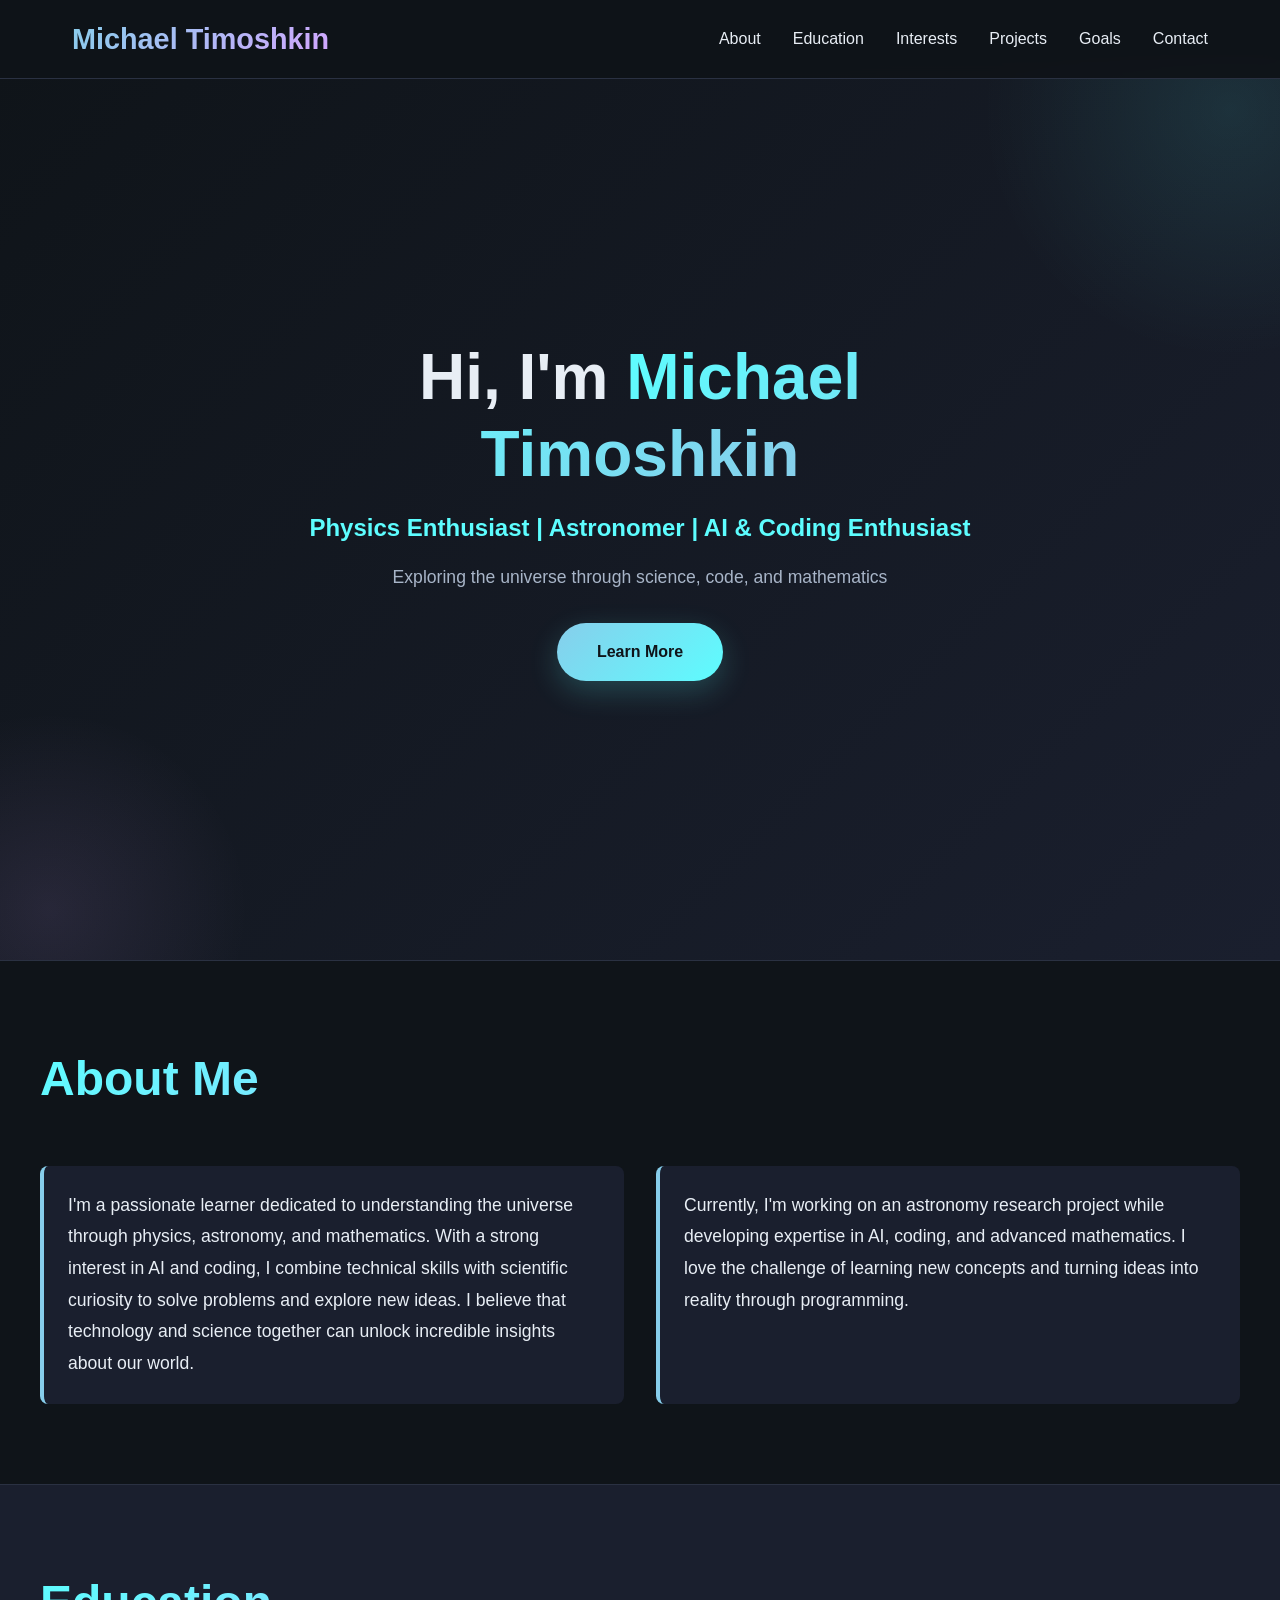
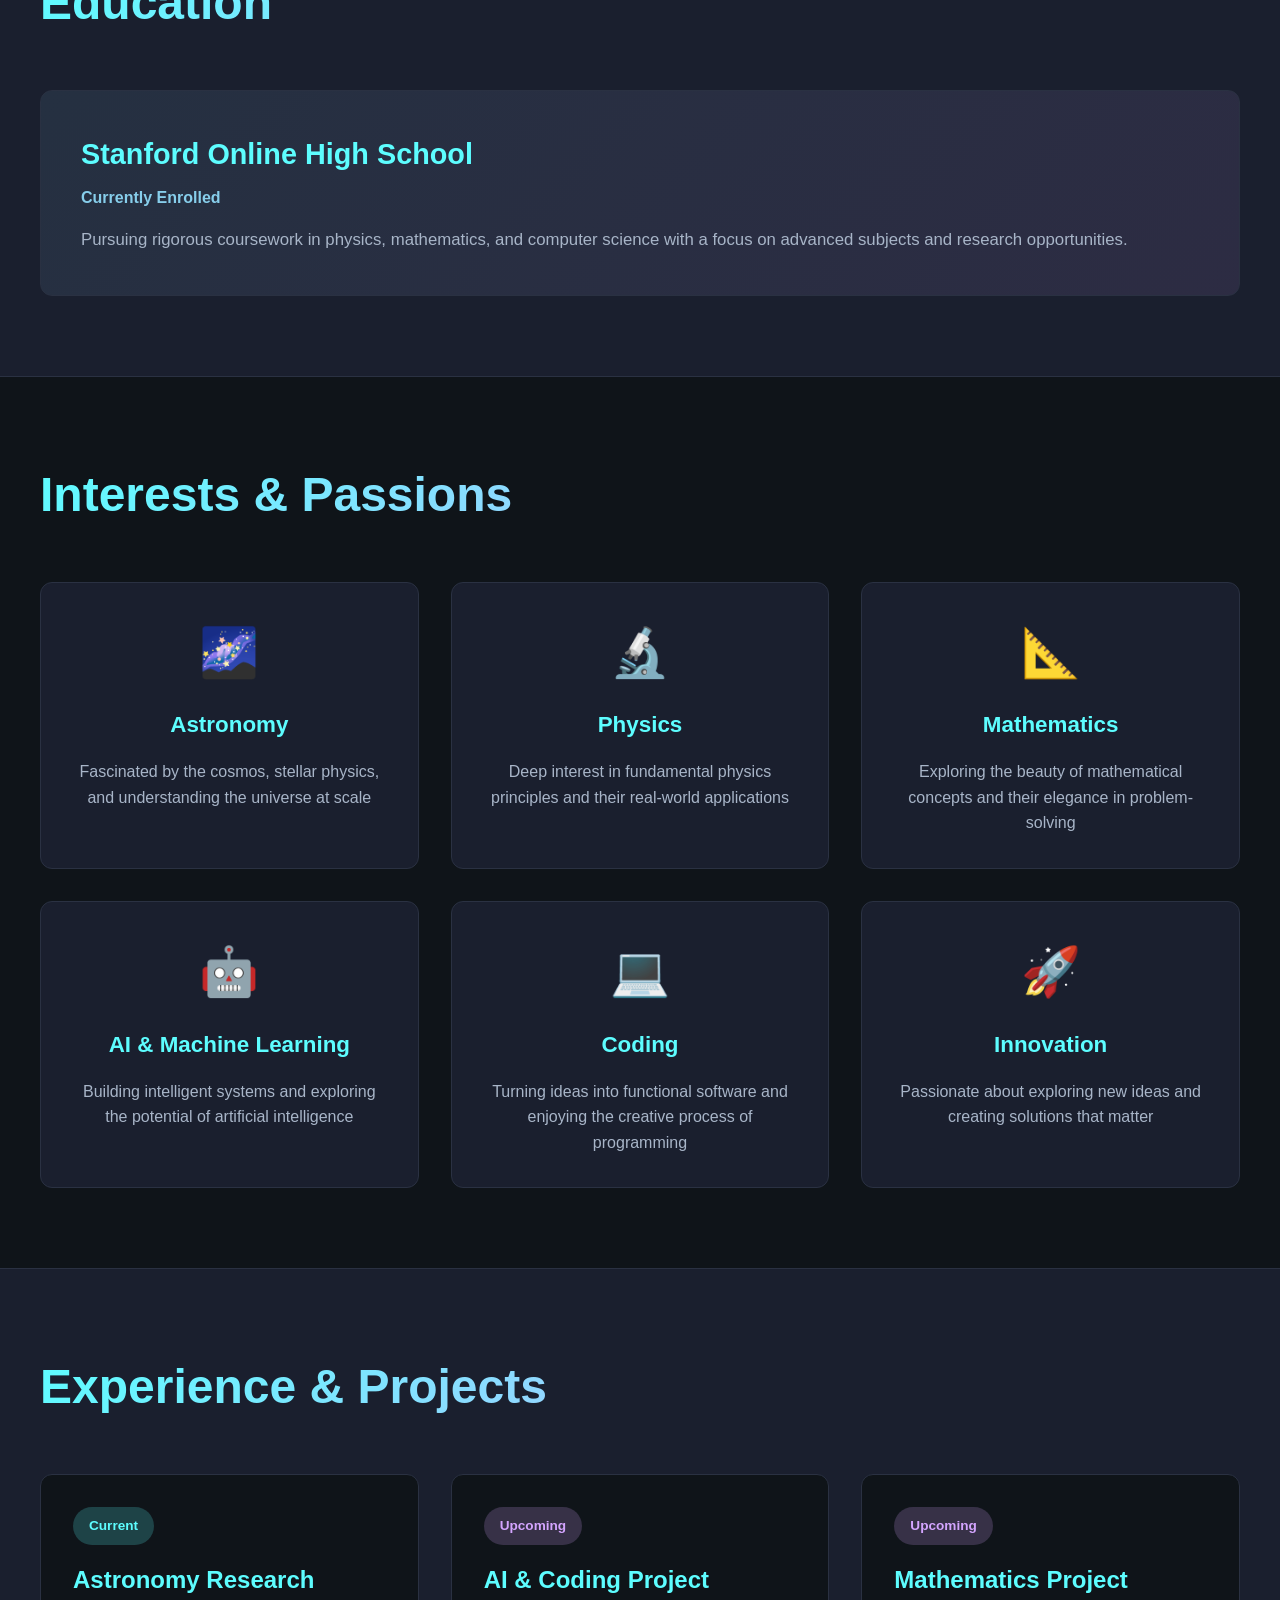
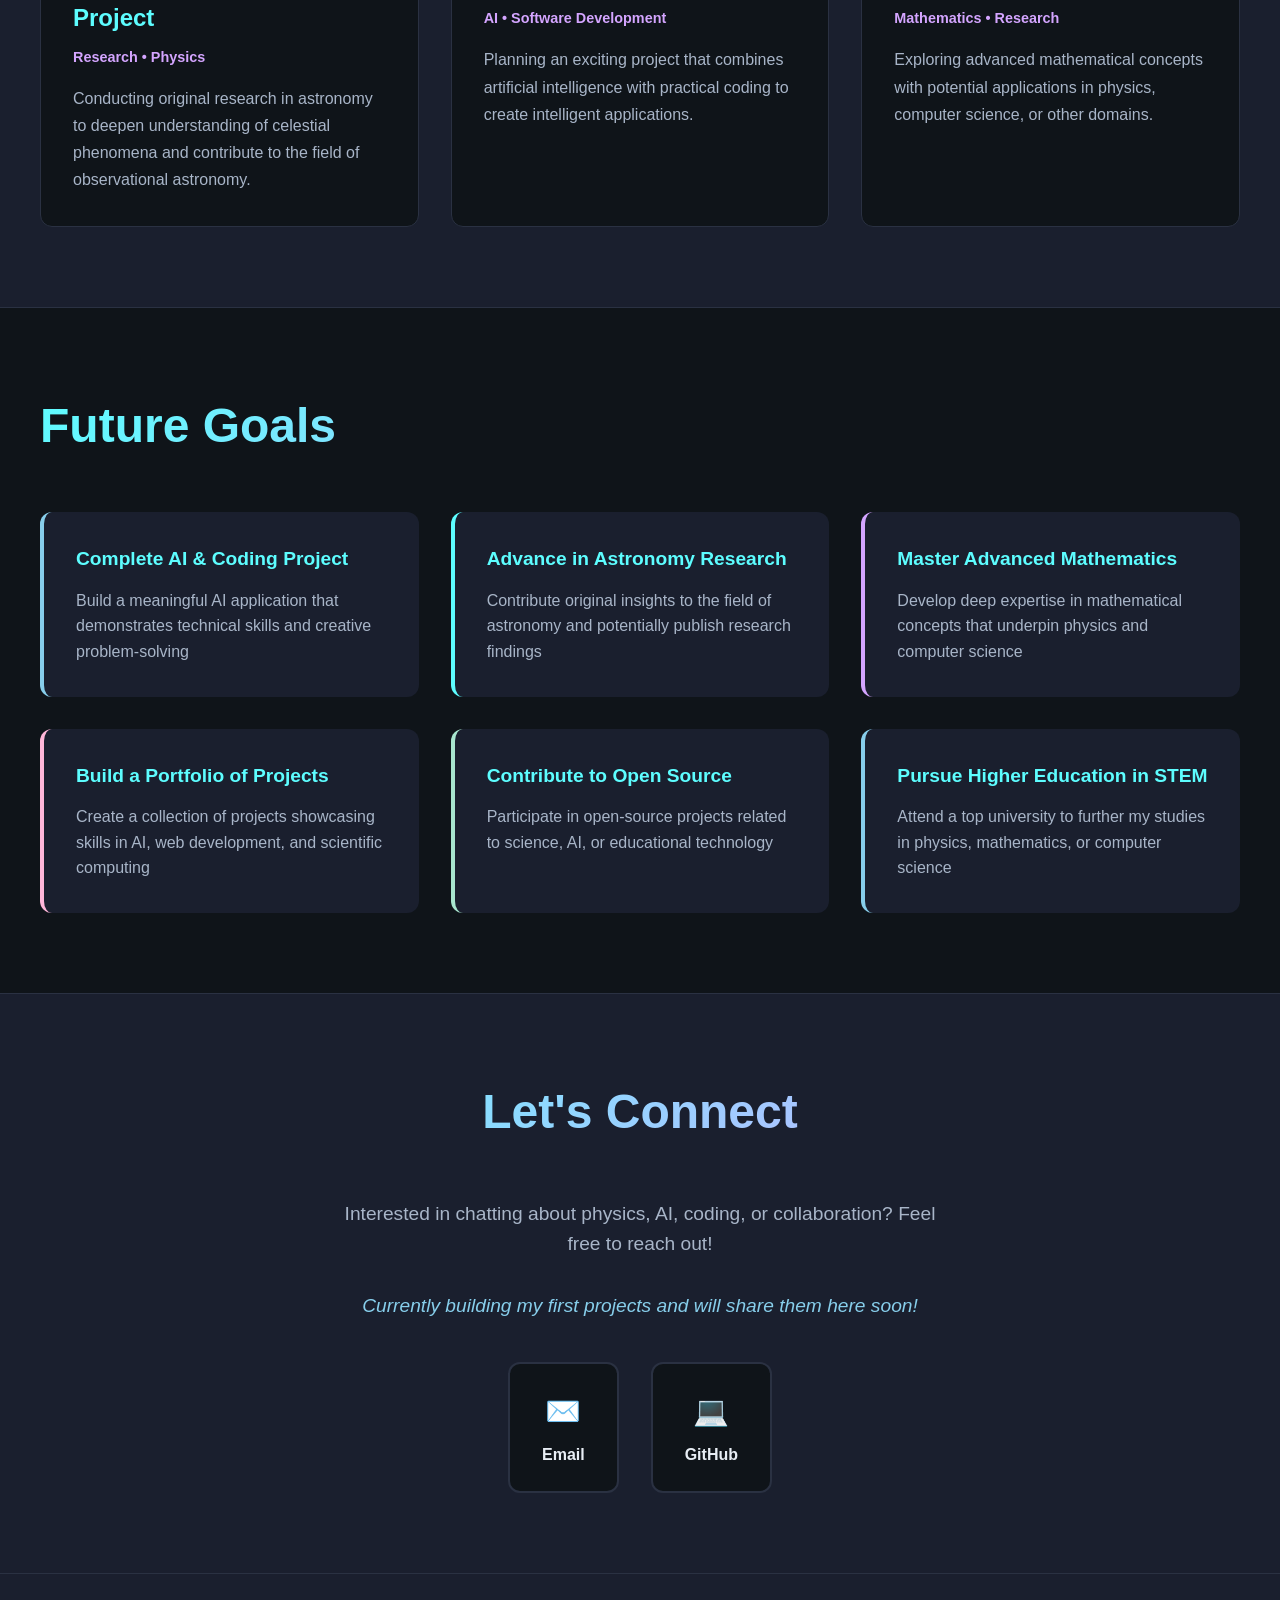
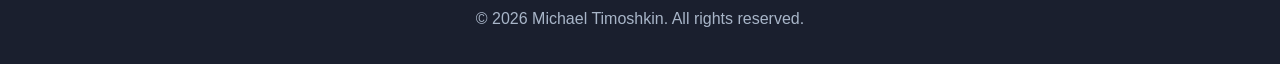
<file: michael-timoshkin/index.html>
<!DOCTYPE html>
<html lang="en">
<head>
    <meta charset="UTF-8">
    <meta name="viewport" content="width=device-width, initial-scale=1.0">
    <title>Michael - Portfolio</title>
    <link rel="stylesheet" href="style.css">
</head>
<body>
    <!-- Navigation -->
    <nav class="navbar">
        <div class="nav-container">
            <a href="#home" class="logo">Michael Timoshkin</a>
            <ul class="nav-menu">
                <li><a href="#about">About</a></li>
                <li><a href="#education">Education</a></li>
                <li><a href="#interests">Interests</a></li>
                <li><a href="#projects">Projects</a></li>
                <li><a href="#goals">Goals</a></li>
                <li><a href="#contact">Contact</a></li>
            </ul>
        </div>
    </nav>

    <!-- Hero Section -->
    <section id="home" class="hero">
        <div class="hero-content">
            <h1 class="hero-title">Hi, I'm <span class="highlight">Michael Timoshkin</span></h1>
            <p class="hero-subtitle">Physics Enthusiast | Astronomer | AI & Coding Enthusiast</p>
            <p class="hero-description">Exploring the universe through science, code, and mathematics</p>
            <a href="#about" class="cta-button">Learn More</a>
        </div>
    </section>

    <!-- About Me Section -->
    <section id="about" class="section about">
        <div class="container">
            <h2 class="section-title">About Me</h2>
            <div class="about-content">
                <p class="about-text">
                    I'm a passionate learner dedicated to understanding the universe through physics, astronomy, and mathematics. 
                    With a strong interest in AI and coding, I combine technical skills with scientific curiosity to solve 
                    problems and explore new ideas. I believe that technology and science together can unlock incredible insights 
                    about our world.
                </p>
                <p class="about-text">
                    Currently, I'm working on an astronomy research project while developing expertise in AI, coding, and advanced mathematics. 
                    I love the challenge of learning new concepts and turning ideas into reality through programming.
                </p>
            </div>
        </div>
    </section>

    <!-- Education Section -->
    <section id="education" class="section education">
        <div class="container">
            <h2 class="section-title">Education</h2>
            <div class="education-card">
                <h3 class="school-name">Stanford Online High School</h3>
                <p class="school-info">Currently Enrolled</p>
                <p class="school-description">Pursuing rigorous coursework in physics, mathematics, and computer science with a focus on advanced subjects and research opportunities.</p>
            </div>
        </div>
    </section>

    <!-- Interests Section -->
    <section id="interests" class="section interests">
        <div class="container">
            <h2 class="section-title">Interests & Passions</h2>
            <div class="interests-grid">
                <div class="interest-card">
                    <div class="interest-icon">🌌</div>
                    <h3>Astronomy</h3>
                    <p>Fascinated by the cosmos, stellar physics, and understanding the universe at scale</p>
                </div>
                <div class="interest-card">
                    <div class="interest-icon">🔬</div>
                    <h3>Physics</h3>
                    <p>Deep interest in fundamental physics principles and their real-world applications</p>
                </div>
                <div class="interest-card">
                    <div class="interest-icon">📐</div>
                    <h3>Mathematics</h3>
                    <p>Exploring the beauty of mathematical concepts and their elegance in problem-solving</p>
                </div>
                <div class="interest-card">
                    <div class="interest-icon">🤖</div>
                    <h3>AI & Machine Learning</h3>
                    <p>Building intelligent systems and exploring the potential of artificial intelligence</p>
                </div>
                <div class="interest-card">
                    <div class="interest-icon">💻</div>
                    <h3>Coding</h3>
                    <p>Turning ideas into functional software and enjoying the creative process of programming</p>
                </div>
                <div class="interest-card">
                    <div class="interest-icon">🚀</div>
                    <h3>Innovation</h3>
                    <p>Passionate about exploring new ideas and creating solutions that matter</p>
                </div>
            </div>
        </div>
    </section>

    <!-- Experience & Projects Section -->
    <section id="projects" class="section projects">
        <div class="container">
            <h2 class="section-title">Experience & Projects</h2>
            <div class="projects-container">
                <div class="project-card current">
                    <div class="project-badge">Current</div>
                    <h3>Astronomy Research Project</h3>
                    <p class="project-category">Research • Physics</p>
                    <p class="project-description">
                        Conducting original research in astronomy to deepen understanding of celestial phenomena and contribute to the field of observational astronomy.
                    </p>
                </div>
                <div class="project-card upcoming">
                    <div class="project-badge">Upcoming</div>
                    <h3>AI & Coding Project</h3>
                    <p class="project-category">AI • Software Development</p>
                    <p class="project-description">
                        Planning an exciting project that combines artificial intelligence with practical coding to create intelligent applications.
                    </p>
                </div>
                <div class="project-card upcoming">
                    <div class="project-badge">Upcoming</div>
                    <h3>Mathematics Project</h3>
                    <p class="project-category">Mathematics • Research</p>
                    <p class="project-description">
                        Exploring advanced mathematical concepts with potential applications in physics, computer science, or other domains.
                    </p>
                </div>
            </div>
        </div>
    </section>

    <!-- Future Goals Section -->
    <section id="goals" class="section goals">
        <div class="container">
            <h2 class="section-title">Future Goals</h2>
            <div class="goals-content">
                <div class="goal-item">
                    <h3>Complete AI & Coding Project</h3>
                    <p>Build a meaningful AI application that demonstrates technical skills and creative problem-solving</p>
                </div>
                <div class="goal-item">
                    <h3>Advance in Astronomy Research</h3>
                    <p>Contribute original insights to the field of astronomy and potentially publish research findings</p>
                </div>
                <div class="goal-item">
                    <h3>Master Advanced Mathematics</h3>
                    <p>Develop deep expertise in mathematical concepts that underpin physics and computer science</p>
                </div>
                <div class="goal-item">
                    <h3>Build a Portfolio of Projects</h3>
                    <p>Create a collection of projects showcasing skills in AI, web development, and scientific computing</p>
                </div>
                <div class="goal-item">
                    <h3>Contribute to Open Source</h3>
                    <p>Participate in open-source projects related to science, AI, or educational technology</p>
                </div>
                <div class="goal-item">
                    <h3>Pursue Higher Education in STEM</h3>
                    <p>Attend a top university to further my studies in physics, mathematics, or computer science</p>
                </div>
            </div>
        </div>
    </section>

    <!-- Contact Section -->
    <section id="contact" class="section contact">
        <div class="container">
            <h2 class="section-title">Let's Connect</h2>
            <p class="contact-intro">Interested in chatting about physics, AI, coding, or collaboration? Feel free to reach out!
            <br><br>
            <em style="color: var(--accent-blue);">Currently building my first projects and will share them here soon!</em></p>
            <div class="contact-links">
                <a href="mailto:michael.timoshkin@gmail.com" class="contact-link" title="Email">
                    <span class="contact-icon">✉️</span>
                    <span>Email</span>
                </a>
                <a href="https://github.com/timoshkin23" class="contact-link" title="GitHub" target="_blank">
                    <span class="contact-icon">💻</span>
                    <span>GitHub</span>
                </a>
            </div>
        </div>
    </section>

    <!-- Footer -->
    <footer class="footer">
            <p>&copy; 2026 Michael Timoshkin. All rights reserved.</p>
    <script src="script.js"></script>
</body>
</html>
</file>
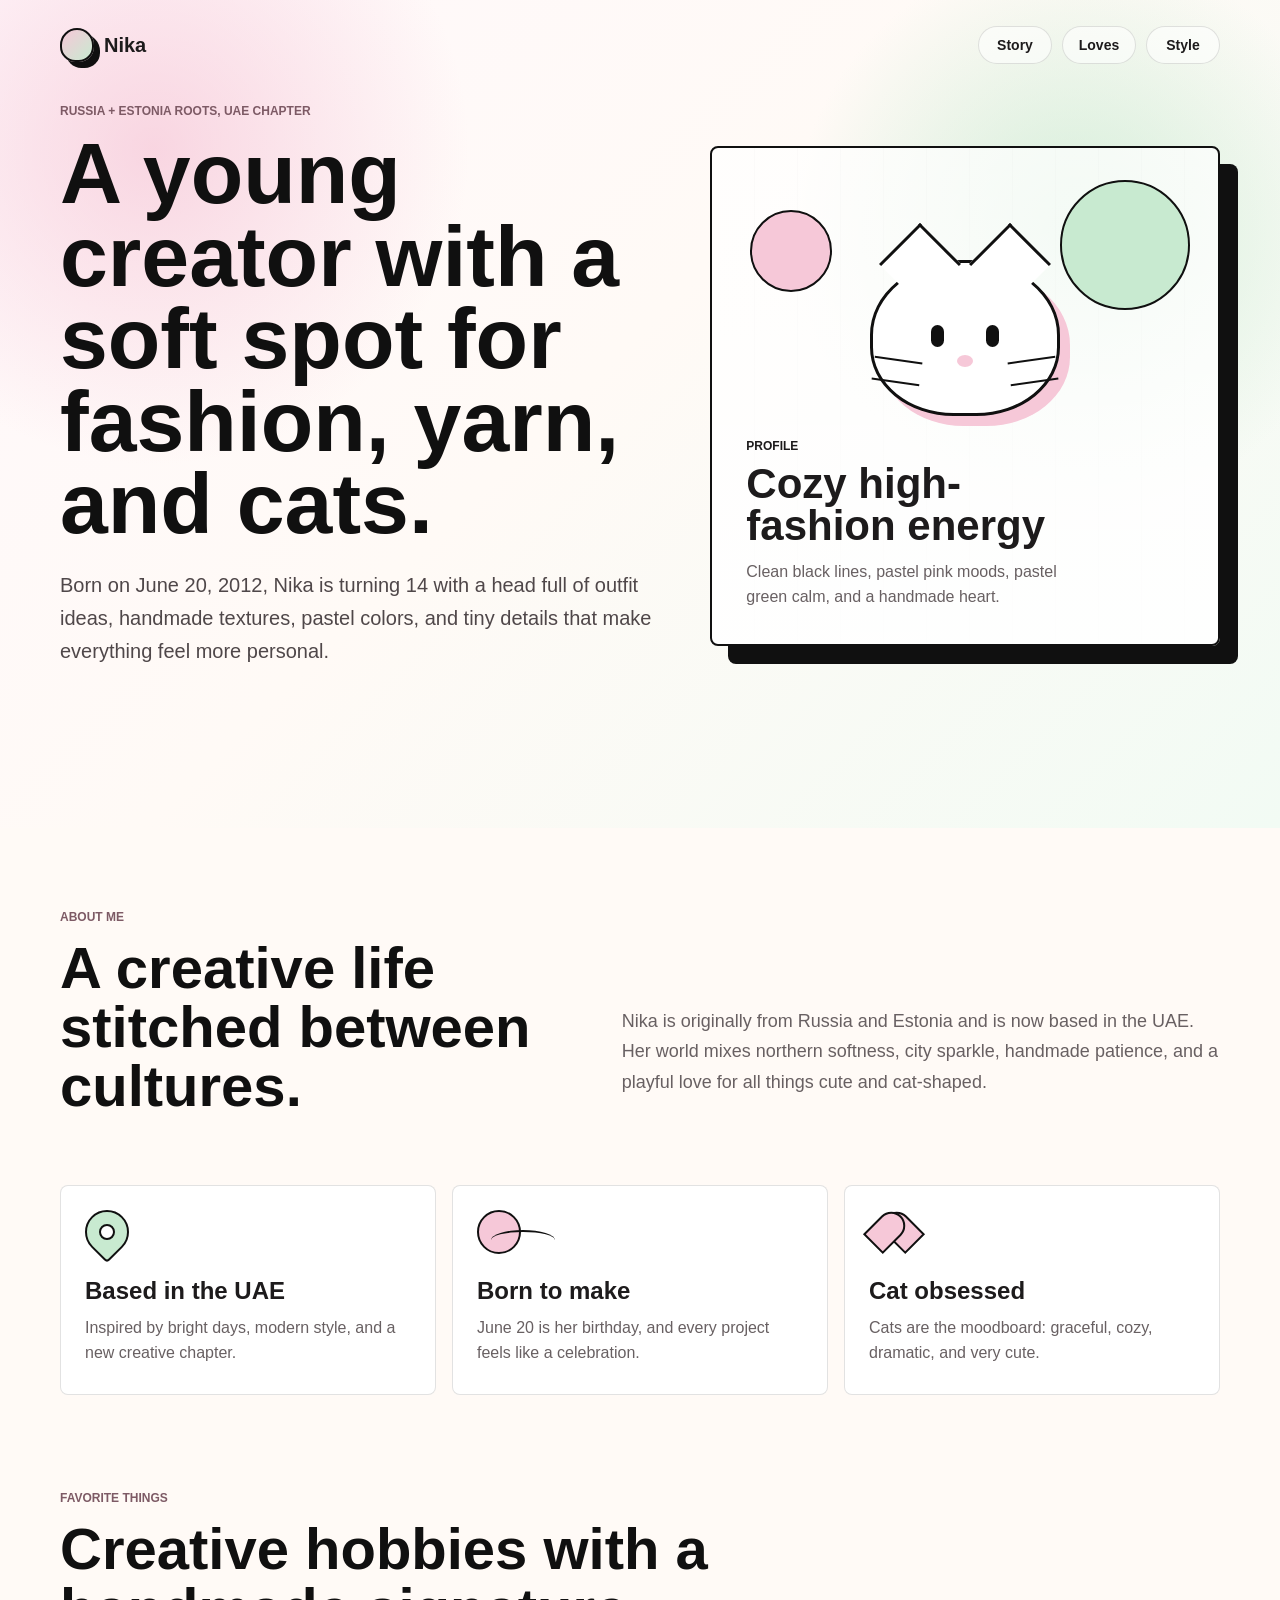
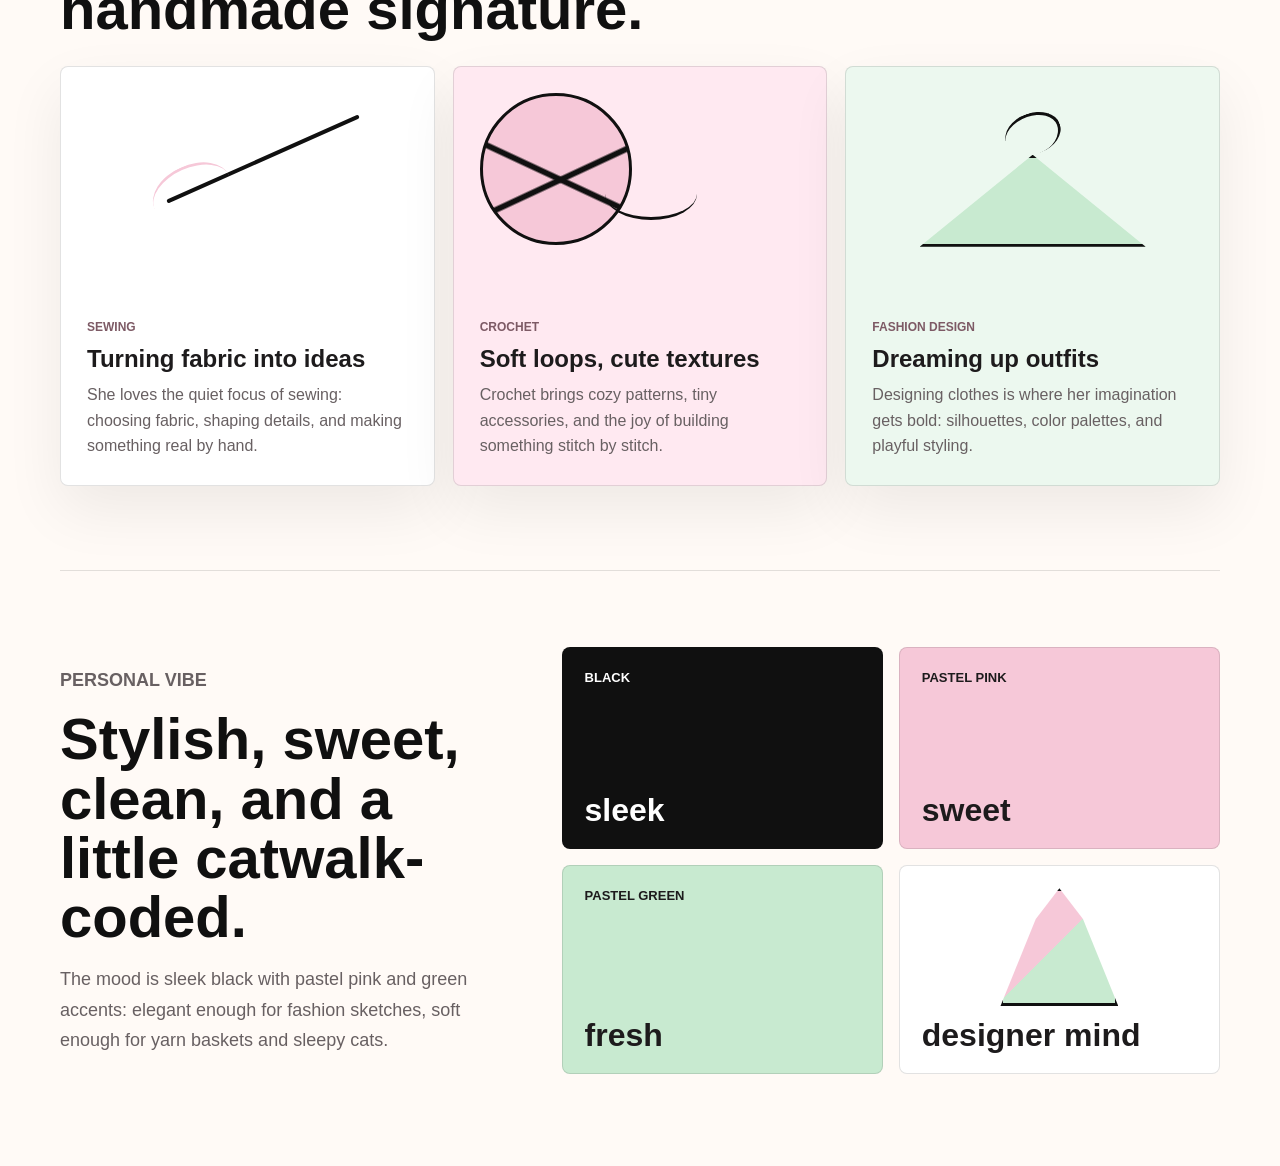
<file: Nika_website/index.html>
<!DOCTYPE html>
<html lang="en">
<head>
  <meta charset="UTF-8">
  <meta name="viewport" content="width=device-width, initial-scale=1.0">
  <title>About Nika</title>
  <link rel="stylesheet" href="styles.css">
</head>
<body>
  <header class="hero" id="top">
    <nav class="topbar" aria-label="Main navigation">
      <a class="brand" href="#top">Nika</a>
      <div class="nav-links">
        <a href="#story">Story</a>
        <a href="#loves">Loves</a>
        <a href="#style">Style</a>
      </div>
    </nav>

    <div class="hero-grid">
      <section class="hero-copy" aria-labelledby="hero-title">
        <p class="eyebrow">Russia + Estonia roots, UAE chapter</p>
        <h1 id="hero-title">A young creator with a soft spot for fashion, yarn, and cats.</h1>
        <p>
          Born on June 20, 2012, Nika is turning 14 with a head full of outfit
          ideas, handmade textures, pastel colors, and tiny details that make
          everything feel more personal.
        </p>
      </section>

      <section class="profile-card" aria-label="Profile snapshot">
        <div class="cat-portrait" aria-hidden="true">
          <span class="cat-ear left"></span>
          <span class="cat-ear right"></span>
          <span class="cat-eye left"></span>
          <span class="cat-eye right"></span>
          <span class="cat-nose"></span>
          <span class="cat-whiskers left"></span>
          <span class="cat-whiskers right"></span>
        </div>
        <div>
          <p class="card-label">Profile</p>
          <h2>Cozy high-fashion energy</h2>
          <p>Clean black lines, pastel pink moods, pastel green calm, and a handmade heart.</p>
        </div>
      </section>
    </div>
  </header>

  <main>
    <section class="intro-section" id="story" aria-labelledby="story-title">
      <div>
        <p class="eyebrow">About me</p>
        <h2 id="story-title">A creative life stitched between cultures.</h2>
      </div>
      <p>
        Nika is originally from Russia and Estonia and is now based in the UAE.
        Her world mixes northern softness, city sparkle, handmade patience, and
        a playful love for all things cute and cat-shaped.
      </p>
    </section>

    <section class="feature-strip" aria-label="Personal details">
      <article>
        <span class="mini-icon pin" aria-hidden="true"></span>
        <h3>Based in the UAE</h3>
        <p>Inspired by bright days, modern style, and a new creative chapter.</p>
      </article>
      <article>
        <span class="mini-icon thread" aria-hidden="true"></span>
        <h3>Born to make</h3>
        <p>June 20 is her birthday, and every project feels like a celebration.</p>
      </article>
      <article>
        <span class="mini-icon heart" aria-hidden="true"></span>
        <h3>Cat obsessed</h3>
        <p>Cats are the moodboard: graceful, cozy, dramatic, and very cute.</p>
      </article>
    </section>

    <section class="passions" id="loves" aria-labelledby="loves-title">
      <div class="section-heading">
        <p class="eyebrow">Favorite things</p>
        <h2 id="loves-title">Creative hobbies with a handmade signature.</h2>
      </div>

      <div class="passion-grid">
        <article class="passion-card">
          <div class="needle-art" aria-hidden="true"></div>
          <span>Sewing</span>
          <h3>Turning fabric into ideas</h3>
          <p>She loves the quiet focus of sewing: choosing fabric, shaping details, and making something real by hand.</p>
        </article>

        <article class="passion-card pink">
          <div class="yarn-art" aria-hidden="true">
            <span></span>
          </div>
          <span>Crochet</span>
          <h3>Soft loops, cute textures</h3>
          <p>Crochet brings cozy patterns, tiny accessories, and the joy of building something stitch by stitch.</p>
        </article>

        <article class="passion-card green">
          <div class="hanger-art" aria-hidden="true"></div>
          <span>Fashion design</span>
          <h3>Dreaming up outfits</h3>
          <p>Designing clothes is where her imagination gets bold: silhouettes, color palettes, and playful styling.</p>
        </article>
      </div>
    </section>

    <section class="style-board" id="style" aria-labelledby="style-title">
      <div class="style-copy">
        <p class="eyebrow">Personal vibe</p>
        <h2 id="style-title">Stylish, sweet, clean, and a little catwalk-coded.</h2>
        <p>
          The mood is sleek black with pastel pink and green accents: elegant
          enough for fashion sketches, soft enough for yarn baskets and sleepy cats.
        </p>
      </div>

      <div class="mood-grid" aria-label="Mood board">
        <div class="mood-tile black">
          <span>Black</span>
          <strong>sleek</strong>
        </div>
        <div class="mood-tile pink">
          <span>Pastel pink</span>
          <strong>sweet</strong>
        </div>
        <div class="mood-tile green">
          <span>Pastel green</span>
          <strong>fresh</strong>
        </div>
        <div class="mood-tile sketch">
          <div class="dress-art" aria-hidden="true"></div>
          <strong>designer mind</strong>
        </div>
      </div>
    </section>
  </main>
</body>
</html>
</file>
<file: michael-timoshkin/style.css>
/* ============================================
   VARIABLES & GLOBAL STYLES
   ============================================ */

:root {
    --bg-dark: #0f1419;
    --bg-secondary: #1a1f2e;
    --text-light: #e8eef5;
    --text-muted: #a8b5c8;
    --accent-blue: #87ceeb;
    --accent-cyan: #5dfdff;
    --accent-purple: #d4a5ff;
    --accent-pink: #ffb6d9;
    --accent-green: #a8e6cf;
    --border-color: #2a3142;
    --transition: all 0.3s ease;
}

* {
    margin: 0;
    padding: 0;
    box-sizing: border-box;
}

html {
    scroll-behavior: smooth;
}

body {
    font-family: 'Segoe UI', Tahoma, Geneva, Verdana, sans-serif;
    background-color: var(--bg-dark);
    color: var(--text-light);
    line-height: 1.6;
    overflow-x: hidden;
}

/* ============================================
   NAVIGATION
   ============================================ */

.navbar {
    position: fixed;
    top: 0;
    width: 100%;
    background-color: rgba(15, 20, 25, 0.95);
    backdrop-filter: blur(10px);
    border-bottom: 1px solid var(--border-color);
    z-index: 1000;
    padding: 1rem 0;
}

.nav-container {
    max-width: 1200px;
    margin: 0 auto;
    padding: 0 2rem;
    display: flex;
    justify-content: space-between;
    align-items: center;
}

.logo {
    font-size: 1.8rem;
    font-weight: 700;
    background: linear-gradient(135deg, var(--accent-blue), var(--accent-purple));
    -webkit-background-clip: text;
    -webkit-text-fill-color: transparent;
    background-clip: text;
    text-decoration: none;
    transition: var(--transition);
}

.logo:hover {
    transform: scale(1.05);
}

.nav-menu {
    display: flex;
    list-style: none;
    gap: 2rem;
}

.nav-menu a {
    color: var(--text-light);
    text-decoration: none;
    transition: var(--transition);
    font-weight: 500;
    position: relative;
}

.nav-menu a:hover {
    color: var(--accent-cyan);
}

.nav-menu a::after {
    content: '';
    position: absolute;
    bottom: -5px;
    left: 0;
    width: 0;
    height: 2px;
    background: linear-gradient(90deg, var(--accent-blue), var(--accent-cyan));
    transition: width 0.3s ease;
}

.nav-menu a:hover::after {
    width: 100%;
}

/* ============================================
   HERO SECTION
   ============================================ */

.hero {
    min-height: 100vh;
    display: flex;
    align-items: center;
    justify-content: center;
    margin-top: 60px;
    background: linear-gradient(135deg, #0f1419 0%, #1a1f2e 100%);
    position: relative;
    overflow: hidden;
}

.hero::before {
    content: '';
    position: absolute;
    width: 500px;
    height: 500px;
    background: radial-gradient(circle, rgba(93, 253, 255, 0.1) 0%, transparent 70%);
    border-radius: 50%;
    top: -200px;
    right: -200px;
    animation: float 6s ease-in-out infinite;
}

.hero::after {
    content: '';
    position: absolute;
    width: 400px;
    height: 400px;
    background: radial-gradient(circle, rgba(212, 165, 255, 0.1) 0%, transparent 70%);
    border-radius: 50%;
    bottom: -150px;
    left: -150px;
    animation: float 8s ease-in-out infinite reverse;
}

@keyframes float {
    0%, 100% { transform: translateY(0px); }
    50% { transform: translateY(30px); }
}

.hero-content {
    position: relative;
    z-index: 10;
    text-align: center;
    max-width: 800px;
    padding: 0 2rem;
}

.hero-title {
    font-size: 4rem;
    font-weight: 800;
    margin-bottom: 1rem;
    line-height: 1.2;
}

.highlight {
    background: linear-gradient(135deg, var(--accent-cyan), var(--accent-blue));
    -webkit-background-clip: text;
    -webkit-text-fill-color: transparent;
    background-clip: text;
}

.hero-subtitle {
    font-size: 1.5rem;
    color: var(--accent-cyan);
    margin-bottom: 1rem;
    font-weight: 600;
}

.hero-description {
    font-size: 1.1rem;
    color: var(--text-muted);
    margin-bottom: 2rem;
}

.cta-button {
    display: inline-block;
    padding: 1rem 2.5rem;
    background: linear-gradient(135deg, var(--accent-blue), var(--accent-cyan));
    color: var(--bg-dark);
    text-decoration: none;
    border-radius: 50px;
    font-weight: 600;
    transition: var(--transition);
    box-shadow: 0 10px 30px rgba(93, 253, 255, 0.2);
}

.cta-button:hover {
    transform: translateY(-3px);
    box-shadow: 0 15px 40px rgba(93, 253, 255, 0.3);
}

/* ============================================
   SECTIONS
   ============================================ */

.section {
    padding: 5rem 2rem;
    border-top: 1px solid var(--border-color);
}

.container {
    max-width: 1200px;
    margin: 0 auto;
}

.section-title {
    font-size: 3rem;
    margin-bottom: 3rem;
    background: linear-gradient(135deg, var(--accent-cyan), var(--accent-purple));
    -webkit-background-clip: text;
    -webkit-text-fill-color: transparent;
    background-clip: text;
    font-weight: 800;
}

/* ============================================
   ABOUT SECTION
   ============================================ */

.about {
    background-color: var(--bg-dark);
}

.about-content {
    display: grid;
    grid-template-columns: 1fr 1fr;
    gap: 2rem;
}

.about-text {
    font-size: 1.1rem;
    line-height: 1.8;
    color: var(--text-light);
    padding: 1.5rem;
    background-color: var(--bg-secondary);
    border-left: 4px solid var(--accent-blue);
    border-radius: 8px;
    transition: var(--transition);
}

.about-text:hover {
    border-left-color: var(--accent-cyan);
    background-color: rgba(93, 253, 255, 0.05);
    transform: translateX(5px);
}

/* ============================================
   EDUCATION SECTION
   ============================================ */

.education {
    background-color: var(--bg-secondary);
}

.education-card {
    background: linear-gradient(135deg, rgba(135, 206, 235, 0.1) 0%, rgba(212, 165, 255, 0.1) 100%);
    padding: 2.5rem;
    border-radius: 12px;
    border: 1px solid var(--border-color);
    transition: var(--transition);
    cursor: pointer;
}

.education-card:hover {
    border-color: var(--accent-cyan);
    background: linear-gradient(135deg, rgba(135, 206, 235, 0.15) 0%, rgba(212, 165, 255, 0.15) 100%);
    transform: translateY(-10px);
    box-shadow: 0 20px 40px rgba(93, 253, 255, 0.1);
}

.school-name {
    font-size: 1.8rem;
    margin-bottom: 0.5rem;
    color: var(--accent-cyan);
}

.school-info {
    color: var(--accent-blue);
    font-weight: 600;
    margin-bottom: 1rem;
    font-size: 1rem;
}

.school-description {
    color: var(--text-muted);
    font-size: 1.05rem;
    line-height: 1.7;
}

/* ============================================
   INTERESTS SECTION
   ============================================ */

.interests {
    background-color: var(--bg-dark);
}

.interests-grid {
    display: grid;
    grid-template-columns: repeat(auto-fit, minmax(300px, 1fr));
    gap: 2rem;
}

.interest-card {
    background-color: var(--bg-secondary);
    padding: 2rem;
    border-radius: 12px;
    border: 1px solid var(--border-color);
    text-align: center;
    transition: var(--transition);
    position: relative;
    overflow: hidden;
}

.interest-card::before {
    content: '';
    position: absolute;
    top: 0;
    left: -100%;
    width: 100%;
    height: 100%;
    background: linear-gradient(90deg, transparent, rgba(93, 253, 255, 0.2), transparent);
    transition: left 0.5s ease;
}

.interest-card:hover {
    border-color: var(--accent-cyan);
    transform: translateY(-10px);
    background: linear-gradient(135deg, rgba(135, 206, 235, 0.1) 0%, rgba(212, 165, 255, 0.1) 100%);
}

.interest-card:hover::before {
    left: 100%;
}

.interest-icon {
    font-size: 3rem;
    margin-bottom: 1rem;
    display: block;
}

.interest-card h3 {
    color: var(--accent-cyan);
    font-size: 1.4rem;
    margin-bottom: 1rem;
}

.interest-card p {
    color: var(--text-muted);
    line-height: 1.6;
}

/* ============================================
   PROJECTS SECTION
   ============================================ */

.projects {
    background-color: var(--bg-secondary);
}

.projects-container {
    display: grid;
    grid-template-columns: repeat(auto-fit, minmax(350px, 1fr));
    gap: 2rem;
}

.project-card {
    background-color: var(--bg-dark);
    padding: 2rem;
    border-radius: 12px;
    border: 1px solid var(--border-color);
    transition: var(--transition);
    position: relative;
    overflow: hidden;
}

.project-card::before {
    content: '';
    position: absolute;
    top: 0;
    left: 0;
    right: 0;
    height: 4px;
    background: linear-gradient(90deg, var(--accent-blue), var(--accent-cyan), var(--accent-purple));
    transform: scaleX(0);
    transform-origin: left;
    transition: transform 0.3s ease;
}

.project-card:hover::before {
    transform: scaleX(1);
}

.project-card:hover {
    border-color: var(--accent-cyan);
    transform: translateY(-8px);
    box-shadow: 0 15px 40px rgba(93, 253, 255, 0.15);
}

.project-badge {
    display: inline-block;
    padding: 0.5rem 1rem;
    border-radius: 20px;
    font-size: 0.85rem;
    font-weight: 600;
    margin-bottom: 1rem;
}

.project-card.current .project-badge {
    background-color: rgba(93, 253, 255, 0.2);
    color: var(--accent-cyan);
}

.project-card.upcoming .project-badge {
    background-color: rgba(212, 165, 255, 0.2);
    color: var(--accent-purple);
}

.project-card h3 {
    color: var(--accent-cyan);
    font-size: 1.5rem;
    margin-bottom: 0.5rem;
}

.project-category {
    color: var(--accent-purple);
    font-size: 0.9rem;
    font-weight: 600;
    margin-bottom: 1rem;
}

.project-description {
    color: var(--text-muted);
    line-height: 1.7;
}

/* ============================================
   GOALS SECTION
   ============================================ */

.goals {
    background-color: var(--bg-dark);
}

.goals-content {
    display: grid;
    grid-template-columns: repeat(auto-fit, minmax(280px, 1fr));
    gap: 2rem;
}

.goal-item {
    background-color: var(--bg-secondary);
    padding: 2rem;
    border-radius: 12px;
    border-left: 4px solid var(--accent-blue);
    transition: var(--transition);
}

.goal-item:nth-child(2) {
    border-left-color: var(--accent-cyan);
}

.goal-item:nth-child(3) {
    border-left-color: var(--accent-purple);
}

.goal-item:nth-child(4) {
    border-left-color: var(--accent-pink);
}

.goal-item:nth-child(5) {
    border-left-color: var(--accent-green);
}

.goal-item:nth-child(6) {
    border-left-color: var(--accent-blue);
}

.goal-item:hover {
    transform: translateX(10px);
    background: linear-gradient(135deg, rgba(135, 206, 235, 0.1) 0%, rgba(212, 165, 255, 0.1) 100%);
}

.goal-item h3 {
    color: var(--accent-cyan);
    margin-bottom: 0.8rem;
    font-size: 1.2rem;
}

.goal-item p {
    color: var(--text-muted);
    line-height: 1.6;
}

/* ============================================
   CONTACT SECTION
   ============================================ */

.contact {
    background-color: var(--bg-secondary);
    text-align: center;
}

.contact-intro {
    font-size: 1.2rem;
    color: var(--text-muted);
    margin-bottom: 2.5rem;
    max-width: 600px;
    margin-left: auto;
    margin-right: auto;
}

.contact-links {
    display: flex;
    gap: 2rem;
    justify-content: center;
    flex-wrap: wrap;
}

.contact-link {
    display: flex;
    flex-direction: column;
    align-items: center;
    gap: 0.5rem;
    padding: 1.5rem 2rem;
    background-color: var(--bg-dark);
    border: 2px solid var(--border-color);
    border-radius: 12px;
    color: var(--text-light);
    text-decoration: none;
    transition: var(--transition);
    font-weight: 600;
}

.contact-link:hover {
    border-color: var(--accent-cyan);
    background: linear-gradient(135deg, rgba(135, 206, 235, 0.1) 0%, rgba(93, 253, 255, 0.1) 100%);
    transform: translateY(-5px);
    box-shadow: 0 10px 30px rgba(93, 253, 255, 0.2);
    color: var(--accent-cyan);
}

.contact-icon {
    font-size: 1.8rem;
}

/* ============================================
   FOOTER
   ============================================ */

.footer {
    background-color: var(--bg-secondary);
    border-top: 1px solid var(--border-color);
    padding: 2rem;
    text-align: center;
    color: var(--text-muted);
}

/* ============================================
   RESPONSIVE DESIGN
   ============================================ */

@media (max-width: 768px) {
    .nav-menu {
        gap: 1rem;
        font-size: 0.95rem;
    }

    .hero-title {
        font-size: 2.5rem;
    }

    .hero-subtitle {
        font-size: 1.2rem;
    }

    .section-title {
        font-size: 2rem;
    }

    .about-content {
        grid-template-columns: 1fr;
    }

    .interests-grid {
        grid-template-columns: 1fr;
    }

    .projects-container {
        grid-template-columns: 1fr;
    }

    .goals-content {
        grid-template-columns: 1fr;
    }

    .contact-links {
        gap: 1rem;
    }

    .contact-link {
        padding: 1rem 1.5rem;
        font-size: 0.95rem;
    }
}

@media (max-width: 480px) {
    .hero-title {
        font-size: 2rem;
    }

    .hero-subtitle {
        font-size: 1rem;
    }

    .section-title {
        font-size: 1.5rem;
        margin-bottom: 2rem;
    }

    .nav-menu {
        display: none;
    }

    .section {
        padding: 3rem 1rem;
    }
}
</file>
<file: Nika_website/styles.css>
:root {
  --black: #101010;
  --ink: #1d1b1c;
  --pink: #f6c8d8;
  --pink-soft: #ffe9f1;
  --green: #c8ead0;
  --green-soft: #ecf8ef;
  --cream: #fffaf6;
  --muted: #686062;
  --line: rgba(16, 16, 16, 0.12);
}

* {
  box-sizing: border-box;
}

html {
  scroll-behavior: smooth;
}

body {
  margin: 0;
  font-family: Arial, Helvetica, sans-serif;
  color: var(--ink);
  background: var(--cream);
}

a {
  color: inherit;
  text-decoration: none;
}

.hero {
  min-height: 92vh;
  padding-bottom: 54px;
  background:
    radial-gradient(circle at 12% 18%, rgba(246, 200, 216, 0.72), transparent 24%),
    radial-gradient(circle at 84% 28%, rgba(200, 234, 208, 0.78), transparent 23%),
    linear-gradient(135deg, #fff8fb 0%, #fffaf6 46%, #f2fbf4 100%);
}

.topbar {
  width: min(1160px, calc(100% - 40px));
  margin: 0 auto;
  padding: 26px 0;
  display: flex;
  align-items: center;
  justify-content: space-between;
  gap: 24px;
}

.brand {
  display: inline-flex;
  align-items: center;
  gap: 10px;
  font-size: 20px;
  font-weight: 900;
}

.brand::before {
  content: "";
  width: 30px;
  height: 30px;
  border: 2px solid var(--black);
  border-radius: 50% 50% 45% 45%;
  background: linear-gradient(135deg, var(--pink), var(--green));
  box-shadow: 6px 6px 0 var(--black);
}

.nav-links {
  display: flex;
  gap: 10px;
}

.nav-links a {
  min-width: 74px;
  padding: 10px 14px;
  border: 1px solid var(--line);
  border-radius: 999px;
  background: rgba(255, 255, 255, 0.58);
  font-size: 14px;
  font-weight: 800;
  text-align: center;
}

.hero-grid {
  width: min(1160px, calc(100% - 40px));
  min-height: 68vh;
  margin: 0 auto;
  display: grid;
  grid-template-columns: minmax(0, 1.08fr) minmax(320px, 0.92fr);
  gap: 52px;
  align-items: center;
}

.eyebrow {
  margin: 0 0 14px;
  color: #7d5a65;
  font-size: 12px;
  font-weight: 900;
  letter-spacing: 0;
  text-transform: uppercase;
}

h1,
h2,
h3,
p {
  margin-top: 0;
}

h1 {
  max-width: 760px;
  margin-bottom: 24px;
  color: var(--black);
  font-size: clamp(46px, 8vw, 86px);
  line-height: 0.96;
  letter-spacing: 0;
}

.hero-copy p:not(.eyebrow) {
  max-width: 650px;
  color: #4f4749;
  font-size: 20px;
  line-height: 1.65;
}

.profile-card {
  position: relative;
  min-height: 500px;
  padding: 34px;
  display: flex;
  flex-direction: column;
  justify-content: flex-end;
  overflow: hidden;
  border: 2px solid var(--black);
  border-radius: 8px;
  background:
    linear-gradient(180deg, rgba(255, 255, 255, 0.72), rgba(255, 255, 255, 0.92)),
    repeating-linear-gradient(90deg, transparent 0 42px, rgba(16, 16, 16, 0.05) 42px 43px);
  box-shadow: 18px 18px 0 var(--black);
}

.profile-card::before,
.profile-card::after {
  content: "";
  position: absolute;
  border: 2px solid var(--black);
  border-radius: 50%;
}

.profile-card::before {
  width: 126px;
  height: 126px;
  right: 28px;
  top: 32px;
  background: var(--green);
}

.profile-card::after {
  width: 78px;
  height: 78px;
  left: 38px;
  top: 62px;
  background: var(--pink);
}

.card-label {
  margin-bottom: 10px;
  font-size: 12px;
  font-weight: 900;
  text-transform: uppercase;
}

.profile-card h2 {
  max-width: 360px;
  margin-bottom: 12px;
  font-size: 42px;
  line-height: 1;
}

.profile-card p:last-child {
  max-width: 350px;
  margin-bottom: 0;
  color: var(--muted);
  line-height: 1.6;
}

.cat-portrait {
  position: absolute;
  top: 112px;
  left: 50%;
  width: 190px;
  height: 156px;
  transform: translateX(-50%);
  border: 3px solid var(--black);
  border-radius: 48% 48% 44% 44%;
  background: #fff;
  box-shadow: 10px 10px 0 var(--pink);
}

.cat-ear {
  position: absolute;
  top: -28px;
  width: 58px;
  height: 58px;
  border-top: 3px solid var(--black);
  border-left: 3px solid var(--black);
  background: #fff;
}

.cat-ear.left {
  left: 18px;
  transform: rotate(45deg);
}

.cat-ear.right {
  right: 18px;
  transform: rotate(45deg);
}

.cat-eye {
  position: absolute;
  top: 62px;
  width: 13px;
  height: 22px;
  border-radius: 999px;
  background: var(--black);
}

.cat-eye.left {
  left: 58px;
}

.cat-eye.right {
  right: 58px;
}

.cat-nose {
  position: absolute;
  top: 92px;
  left: 50%;
  width: 16px;
  height: 12px;
  transform: translateX(-50%);
  border-radius: 50%;
  background: var(--pink);
}

.cat-whiskers {
  position: absolute;
  top: 96px;
  width: 48px;
  height: 24px;
  border-top: 2px solid var(--black);
  border-bottom: 2px solid var(--black);
}

.cat-whiskers.left {
  left: 0;
  transform: rotate(8deg);
}

.cat-whiskers.right {
  right: 0;
  transform: rotate(-8deg);
}

main {
  overflow: hidden;
}

.intro-section,
.feature-strip,
.passions,
.style-board {
  width: min(1160px, calc(100% - 40px));
  margin: 0 auto;
}

.intro-section {
  padding: 82px 0 44px;
  display: grid;
  grid-template-columns: 0.92fr 1.08fr;
  gap: 52px;
  align-items: end;
}

.intro-section h2,
.section-heading h2,
.style-copy h2 {
  margin-bottom: 0;
  color: var(--black);
  font-size: clamp(32px, 5vw, 58px);
  line-height: 1.02;
  letter-spacing: 0;
}

.intro-section > p,
.style-copy p {
  color: var(--muted);
  font-size: 18px;
  line-height: 1.7;
}

.feature-strip {
  display: grid;
  grid-template-columns: repeat(3, 1fr);
  gap: 16px;
  padding: 26px 0 78px;
}

.feature-strip article,
.passion-card,
.mood-tile {
  border: 1px solid var(--line);
  border-radius: 8px;
}

.feature-strip article {
  min-height: 210px;
  padding: 24px;
  background: #fff;
}

.mini-icon {
  display: block;
  position: relative;
  width: 44px;
  height: 44px;
  margin-bottom: 24px;
}

.mini-icon.pin {
  border: 2px solid var(--black);
  border-radius: 50% 50% 50% 4px;
  background: var(--green);
  transform: rotate(-45deg);
}

.mini-icon.pin::after {
  content: "";
  position: absolute;
  inset: 12px;
  border: 2px solid var(--black);
  border-radius: 50%;
  background: #fff;
}

.mini-icon.thread {
  border: 2px solid var(--black);
  border-radius: 50%;
  background: var(--pink);
}

.mini-icon.thread::after {
  content: "";
  position: absolute;
  left: 12px;
  top: 18px;
  width: 64px;
  height: 18px;
  border-top: 2px solid var(--black);
  border-radius: 50%;
}

.mini-icon.heart::before,
.mini-icon.heart::after {
  content: "";
  position: absolute;
  width: 24px;
  height: 36px;
  border: 2px solid var(--black);
  border-radius: 24px 24px 0 0;
  background: var(--pink);
}

.mini-icon.heart::before {
  left: 18px;
  transform: rotate(-45deg);
}

.mini-icon.heart::after {
  left: 4px;
  transform: rotate(45deg);
}

.feature-strip h3,
.passion-card h3 {
  margin-bottom: 10px;
  font-size: 24px;
  line-height: 1.1;
}

.feature-strip p,
.passion-card p {
  margin-bottom: 0;
  color: var(--muted);
  line-height: 1.6;
}

.passions {
  padding: 18px 0 84px;
}

.section-heading {
  max-width: 760px;
  margin-bottom: 28px;
}

.passion-grid {
  display: grid;
  grid-template-columns: repeat(3, 1fr);
  gap: 18px;
}

.passion-card {
  min-height: 420px;
  padding: 26px;
  display: flex;
  flex-direction: column;
  justify-content: flex-end;
  background: #fff;
  box-shadow: 0 24px 60px rgba(16, 16, 16, 0.07);
}

.passion-card.pink {
  background: var(--pink-soft);
}

.passion-card.green {
  background: var(--green-soft);
}

.passion-card > span {
  margin-bottom: 12px;
  color: #7d5a65;
  font-size: 12px;
  font-weight: 900;
  text-transform: uppercase;
}

.needle-art,
.yarn-art,
.hanger-art {
  position: relative;
  width: 100%;
  height: 150px;
  margin-bottom: auto;
}

.needle-art::before {
  content: "";
  position: absolute;
  left: 22%;
  top: 64px;
  width: 210px;
  height: 4px;
  border-radius: 999px;
  background: var(--black);
  transform: rotate(-24deg);
}

.needle-art::after {
  content: "";
  position: absolute;
  left: 20%;
  top: 72px;
  width: 82px;
  height: 52px;
  border-top: 3px solid var(--pink);
  border-radius: 50%;
  transform: rotate(-24deg);
}

.yarn-art {
  width: 152px;
  height: 152px;
  border: 3px solid var(--black);
  border-radius: 50%;
  background:
    linear-gradient(25deg, transparent 44%, var(--black) 45% 47%, transparent 48%),
    linear-gradient(-25deg, transparent 42%, var(--black) 43% 45%, transparent 46%),
    var(--pink);
}

.yarn-art span {
  position: absolute;
  right: -68px;
  bottom: 22px;
  width: 92px;
  height: 52px;
  border-bottom: 3px solid var(--black);
  border-radius: 50%;
}

.hanger-art::before {
  content: "";
  position: absolute;
  left: 50%;
  top: 20px;
  width: 54px;
  height: 38px;
  border-top: 3px solid var(--black);
  border-right: 3px solid var(--black);
  border-radius: 50%;
  transform: translateX(-50%) rotate(-20deg);
}

.hanger-art::after {
  content: "";
  position: absolute;
  left: 50%;
  top: 62px;
  width: 220px;
  height: 86px;
  transform: translateX(-50%);
  clip-path: polygon(50% 0, 100% 100%, 0 100%);
  background: var(--green);
  border: 3px solid var(--black);
}

.style-board {
  padding: 76px 0 92px;
  display: grid;
  grid-template-columns: 0.82fr 1.18fr;
  gap: 44px;
  border-top: 1px solid var(--line);
}

.style-copy p {
  margin-top: 18px;
}

.mood-grid {
  display: grid;
  grid-template-columns: repeat(2, 1fr);
  gap: 16px;
}

.mood-tile {
  min-height: 190px;
  padding: 22px;
  display: flex;
  flex-direction: column;
  justify-content: space-between;
  overflow: hidden;
}

.mood-tile span {
  font-size: 13px;
  font-weight: 900;
  text-transform: uppercase;
}

.mood-tile strong {
  font-size: 32px;
  line-height: 1;
}

.mood-tile.black {
  color: #fff;
  background: var(--black);
}

.mood-tile.pink {
  background: var(--pink);
}

.mood-tile.green {
  background: var(--green);
}

.mood-tile.sketch {
  background: #fff;
}

.dress-art {
  width: 118px;
  height: 118px;
  margin: 0 auto;
  clip-path: polygon(50% 0, 70% 26%, 100% 100%, 0 100%, 30% 26%);
  border: 3px solid var(--black);
  background: linear-gradient(135deg, var(--pink) 0 48%, var(--green) 48% 100%);
}

@media (max-width: 880px) {
  .hero-grid,
  .intro-section,
  .feature-strip,
  .passion-grid,
  .style-board {
    grid-template-columns: 1fr;
  }

  .hero-grid {
    gap: 34px;
  }

  .profile-card {
    min-height: 440px;
    box-shadow: 10px 10px 0 var(--black);
  }

  .feature-strip {
    padding-bottom: 56px;
  }
}

@media (max-width: 560px) {
  .topbar {
    align-items: flex-start;
    flex-direction: column;
  }

  .nav-links {
    width: 100%;
    justify-content: space-between;
  }

  .nav-links a {
    min-width: 0;
    flex: 1;
  }

  .hero-copy p:not(.eyebrow),
  .intro-section > p,
  .style-copy p {
    font-size: 17px;
  }

  .profile-card {
    padding: 24px;
  }

  .cat-portrait {
    width: 164px;
    height: 138px;
  }

  .mood-grid {
    grid-template-columns: 1fr;
  }
}
</file>
